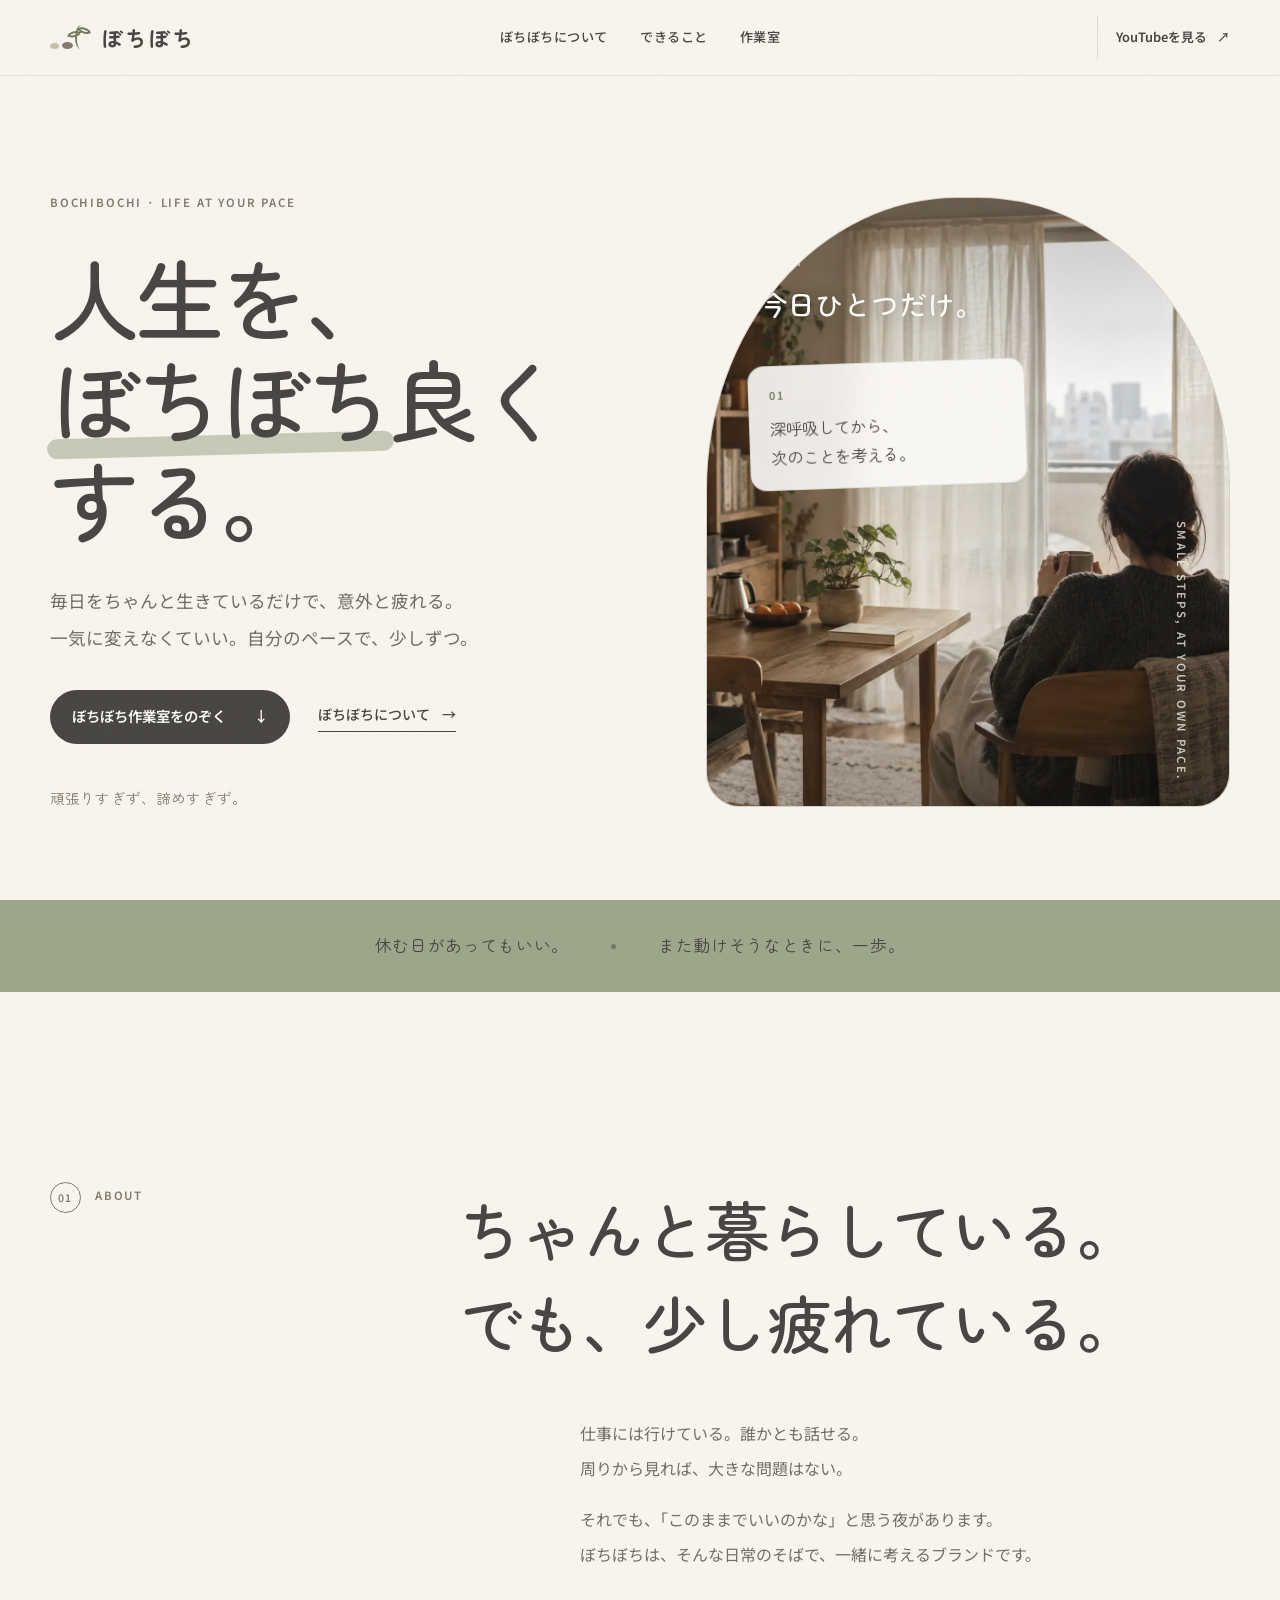
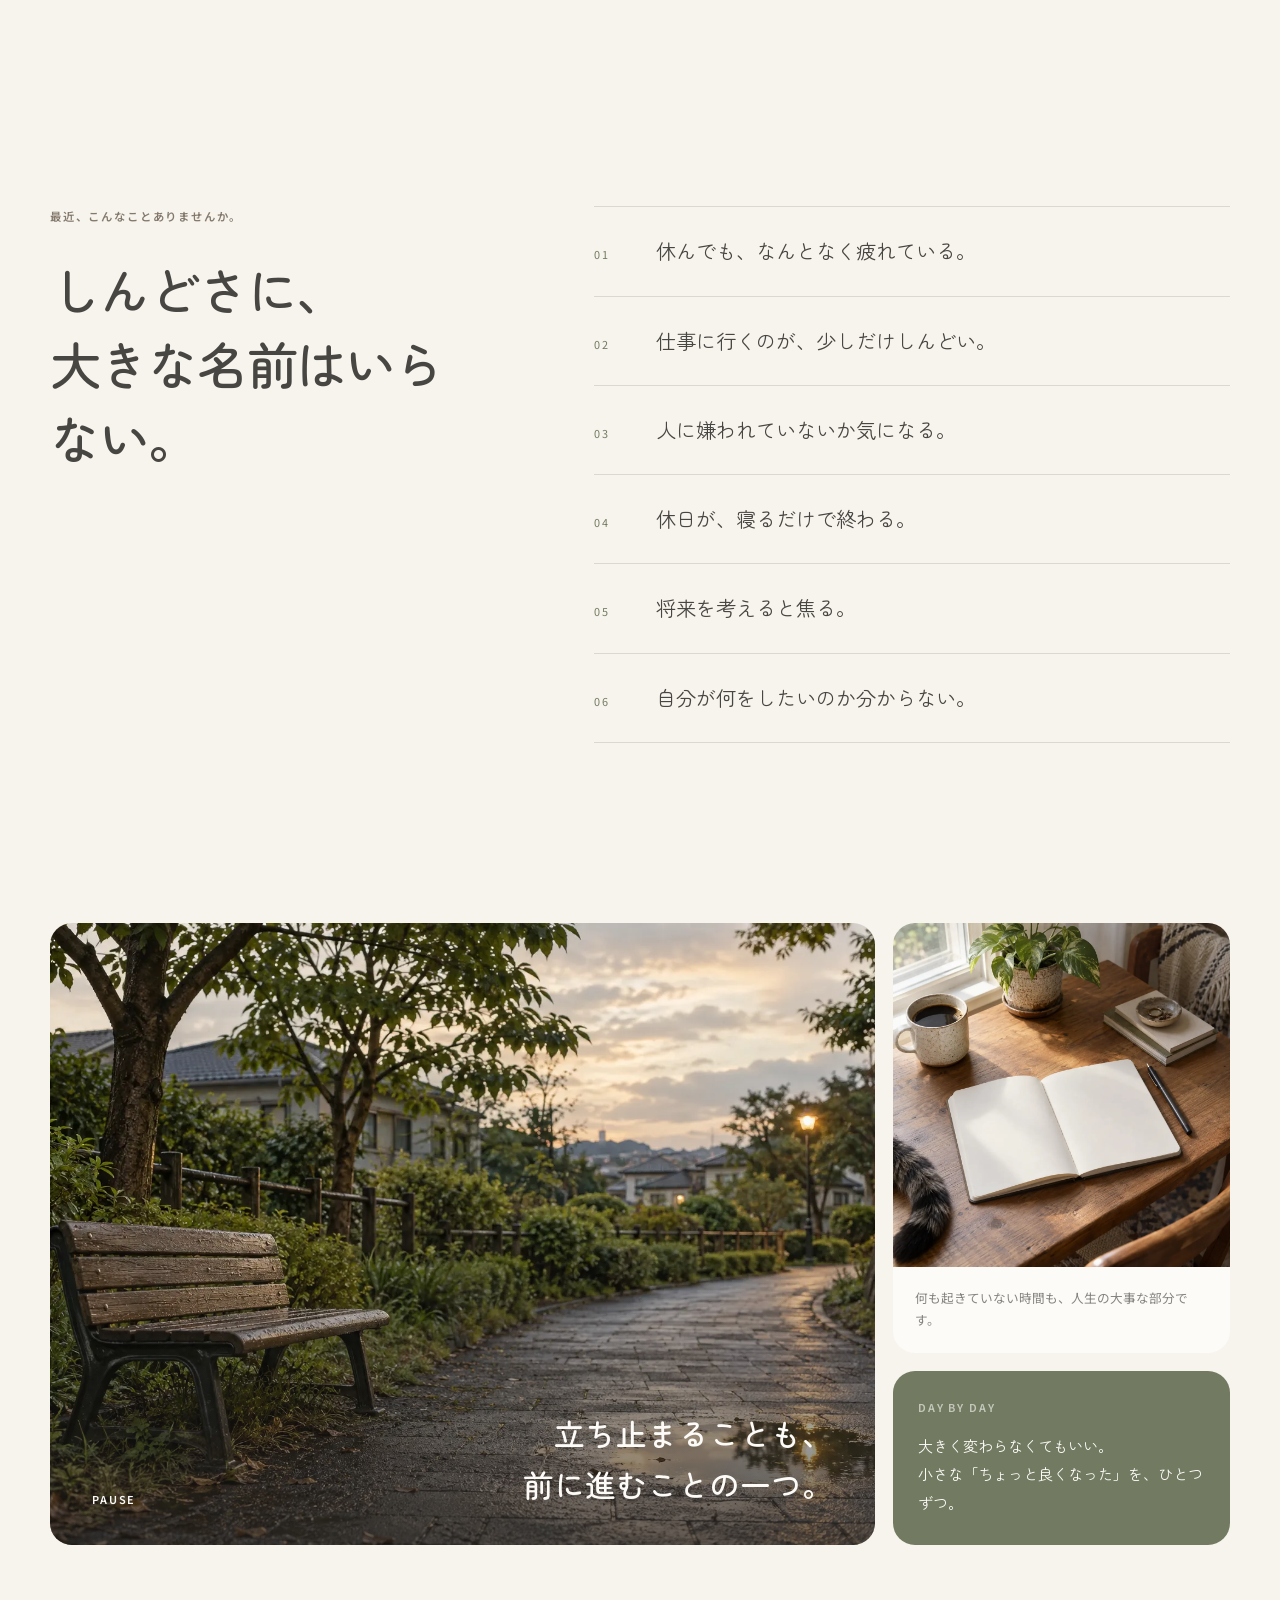
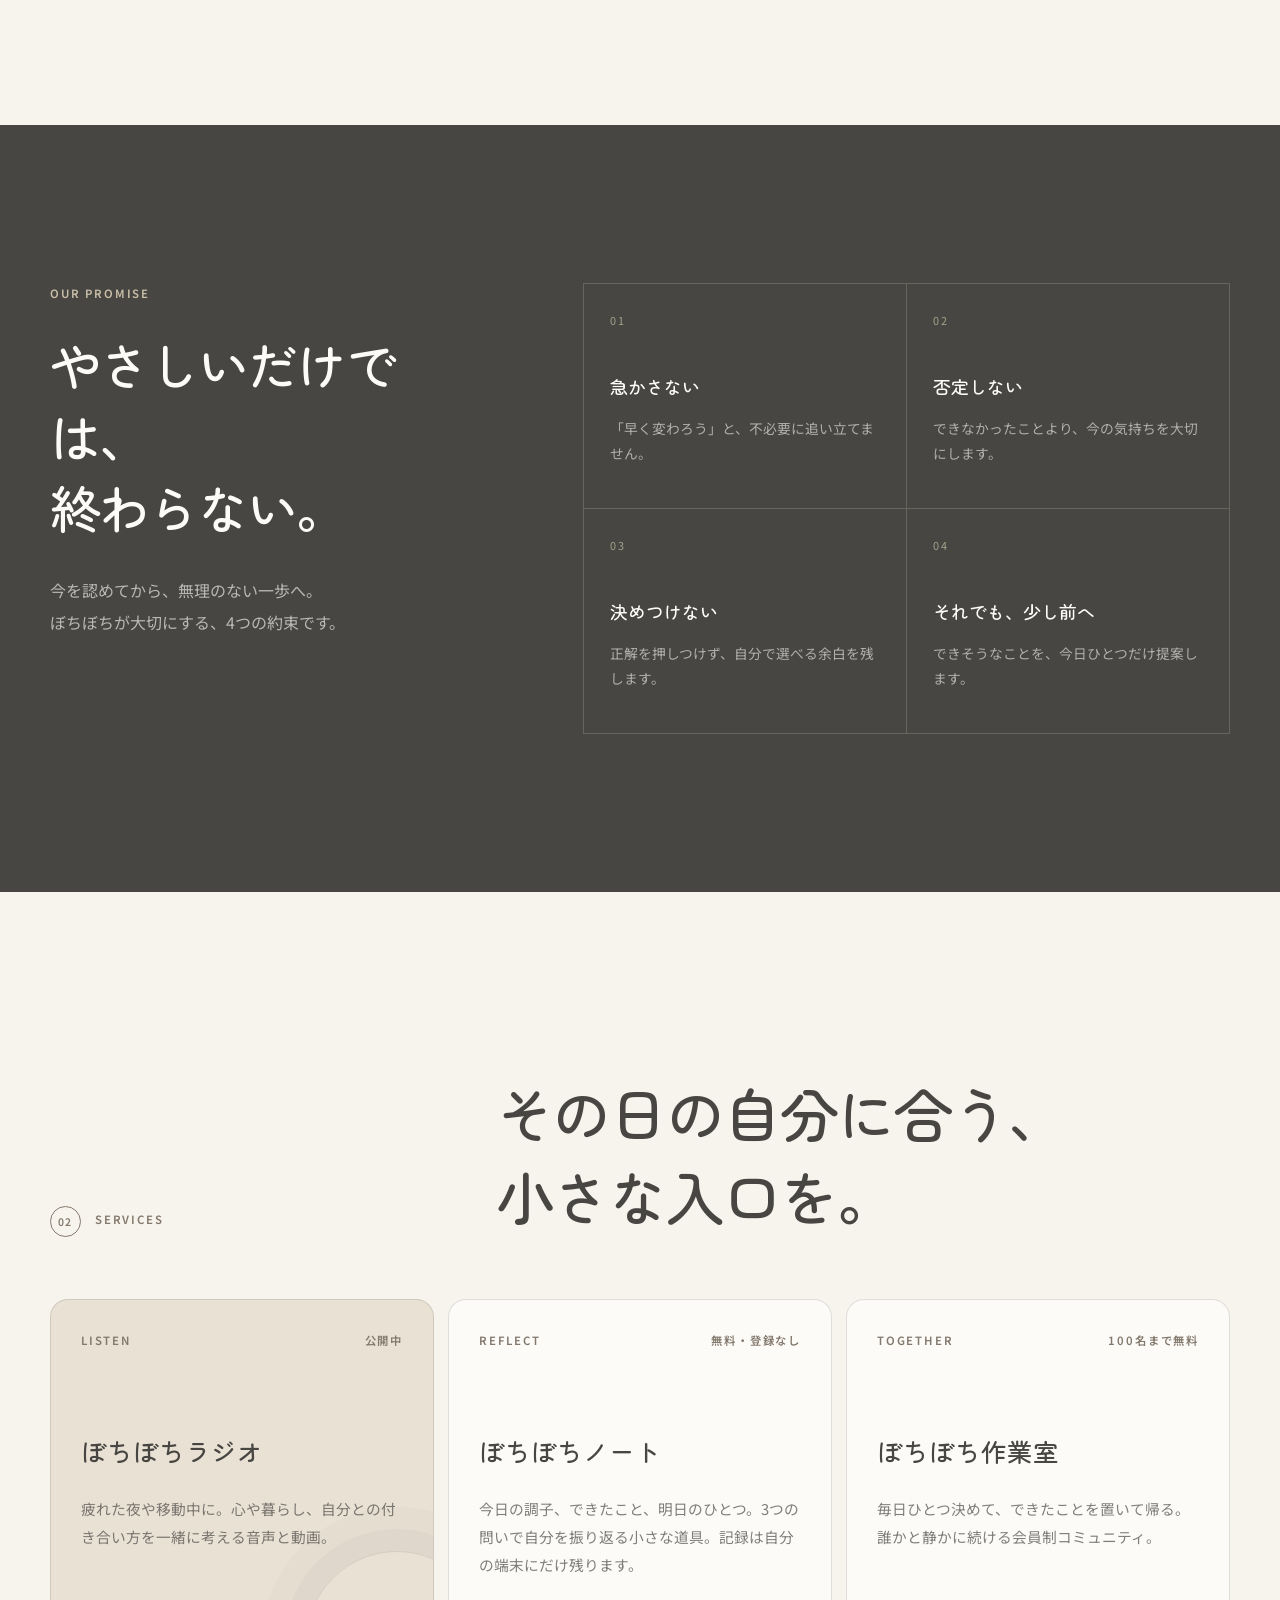
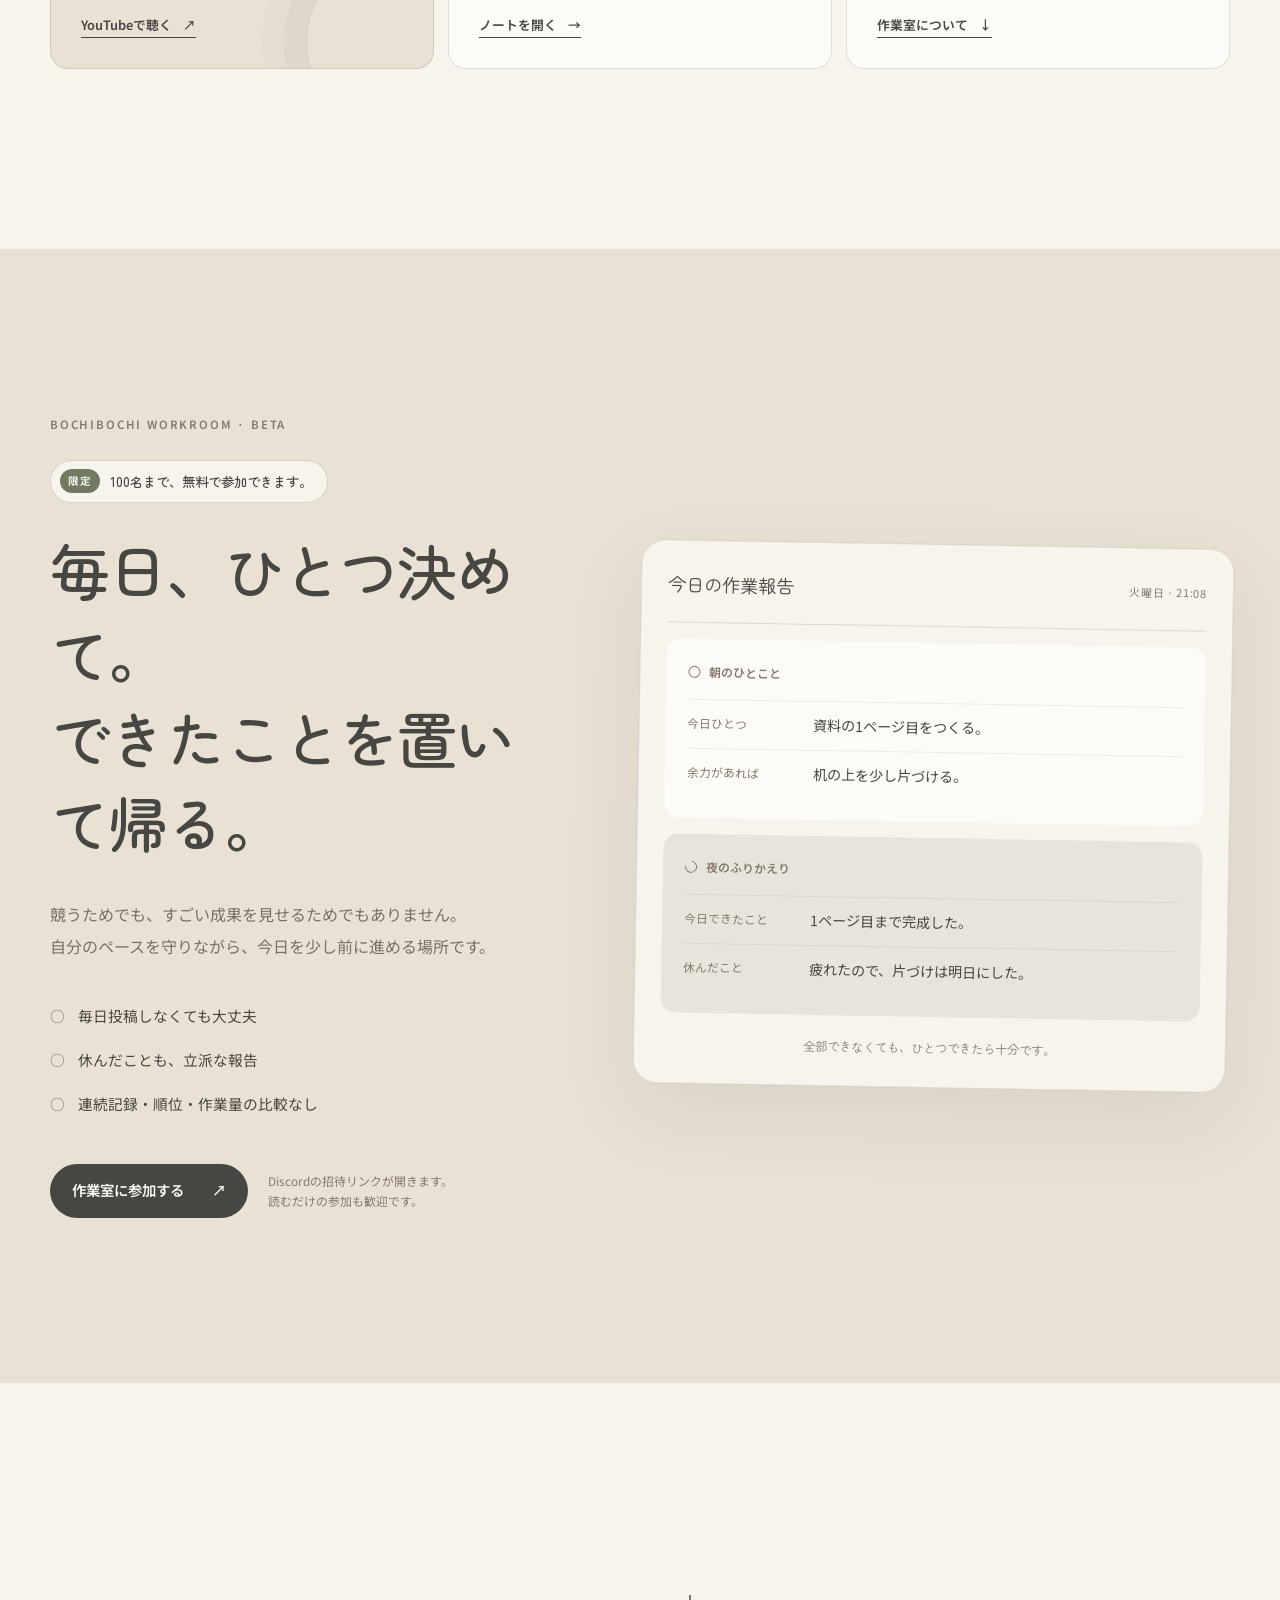
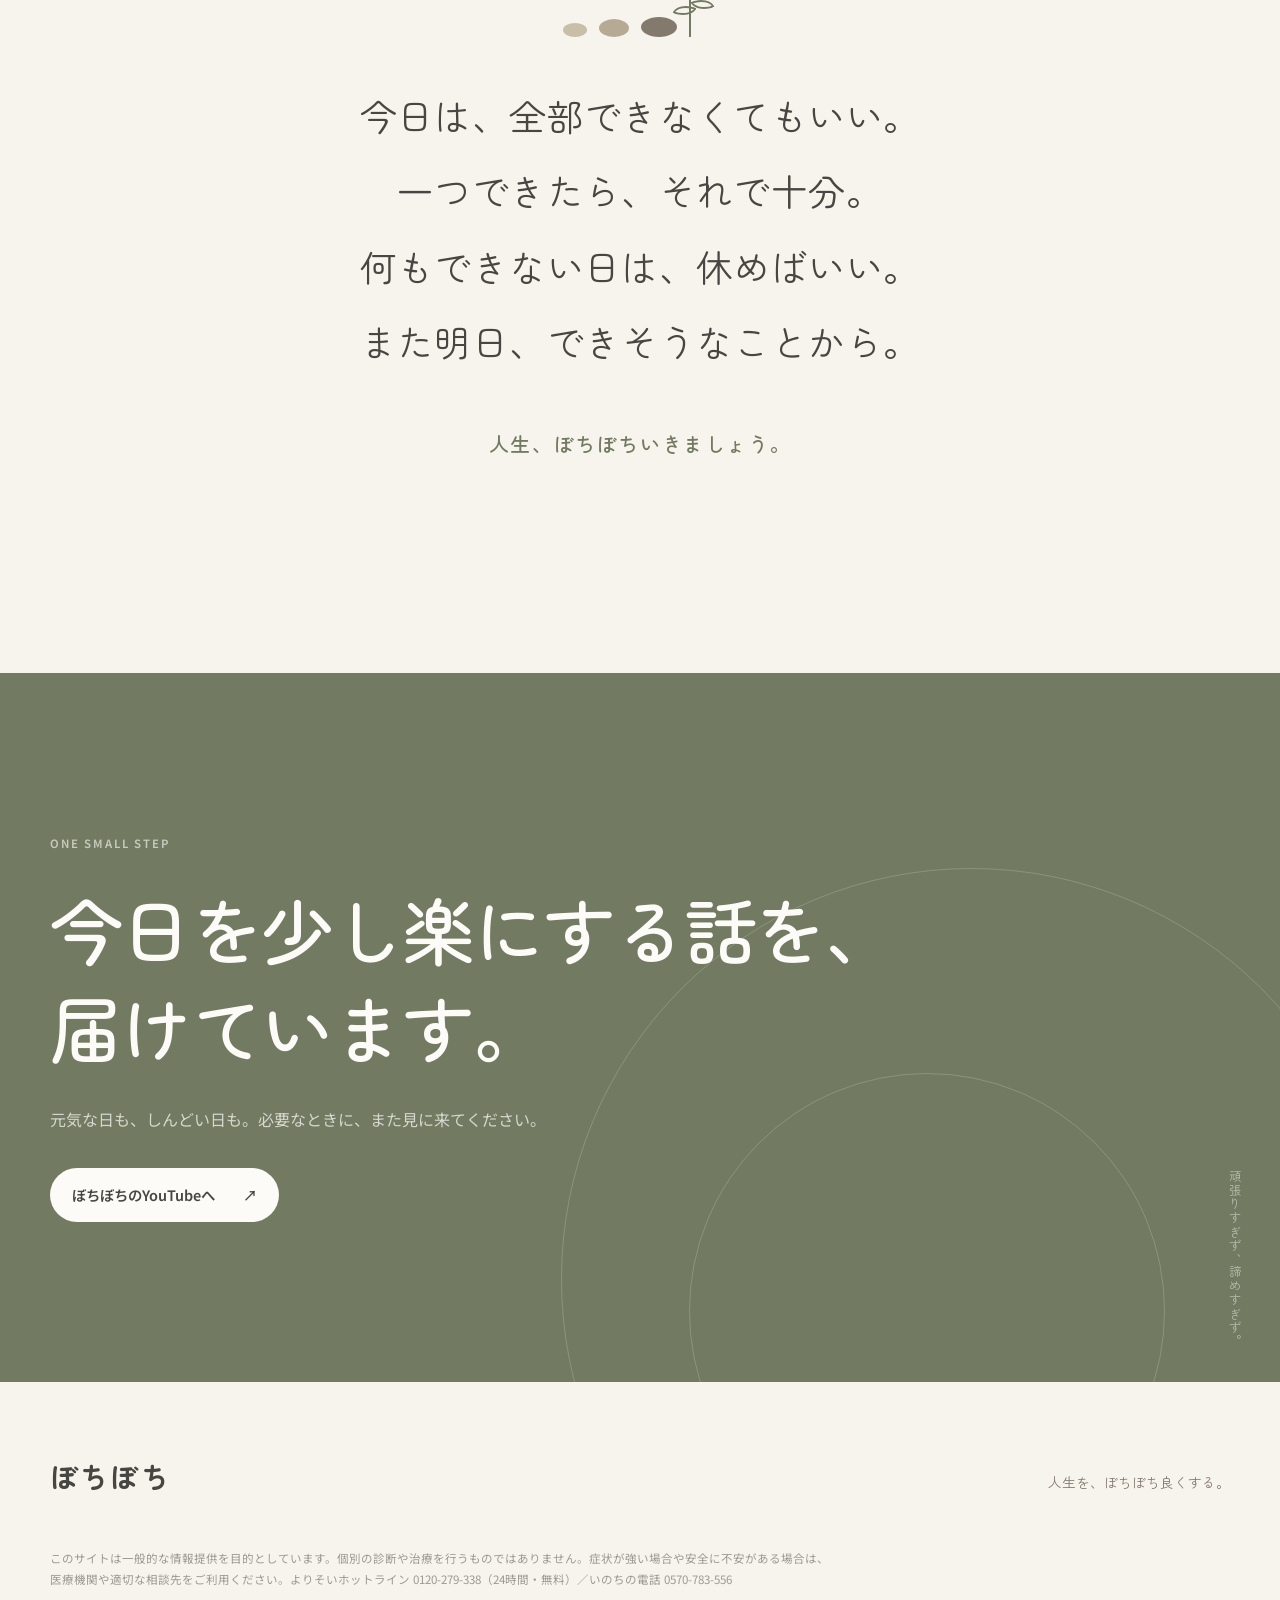
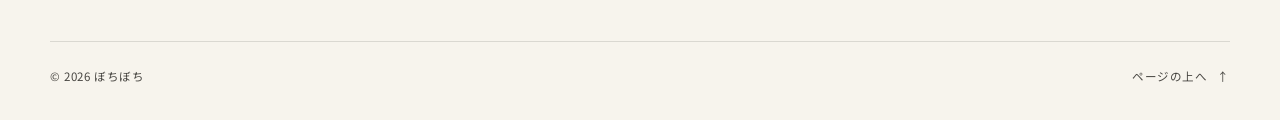
<file: index.html>
<!doctype html>
<html lang="ja">
  <head>
    <meta charset="utf-8" />
    <meta name="viewport" content="width=device-width, initial-scale=1" />
    <meta name="theme-color" content="#F7F4ED" />
    <meta
      name="description"
      content="人生を、ぼちぼち良くする。心や暮らし、自分との付き合い方を少しずつ整えていくブランドです。"
    />
    <title>ぼちぼち｜人生を、ぼちぼち良くする。</title>
    <link rel="preconnect" href="https://fonts.googleapis.com" />
    <link rel="preconnect" href="https://fonts.gstatic.com" crossorigin />
    <link
      href="https://fonts.googleapis.com/css2?family=Noto+Sans+JP:wght@400;500;600&family=Zen+Maru+Gothic:wght@500;700&display=swap"
      rel="stylesheet"
    />
    <link
      rel="icon"
      type="image/svg+xml"
      href="data:image/svg+xml,%3Csvg xmlns='http://www.w3.org/2000/svg' viewBox='0 0 64 64'%3E%3Crect width='64' height='64' rx='16' fill='%23F7F4ED'/%3E%3Cellipse cx='19' cy='43' rx='7' ry='4.5' fill='%23C9BEA8'/%3E%3Cellipse cx='34' cy='39' rx='7.5' ry='5' fill='%2384796D'/%3E%3Cpath d='M47 44V28M47 32c-7 0-10-4-10-10 7 0 10 4 10 10Zm0 3c7 0 10-4 10-10-7 0-10 4-10 10Z' fill='none' stroke='%239DA58A' stroke-width='4' stroke-linecap='round' stroke-linejoin='round'/%3E%3C/svg%3E"
    />
    <meta property="og:title" content="ぼちぼち｜人生を、ぼちぼち良くする。" />
    <meta property="og:description" content="毎日をちゃんと生きているだけで、意外と疲れる。一気に変えなくていい。自分のペースで、少しずつ。" />
    <meta property="og:type" content="website" />
    <meta property="og:image" content="https://takubon3140.github.io/bochibochi-lp/images/quiet-morning.webp" />
    <meta name="twitter:card" content="summary_large_image" />
    <link rel="preload" as="image" href="./images/quiet-morning.webp" type="image/webp" />
    <link rel="stylesheet" href="./styles.css" />
  </head>
  <body>
    <a class="skip-link" href="#main">本文へ移動する</a>

    <header class="site-header" id="top">
      <a class="brand" href="#top" aria-label="ぼちぼち ホーム">
        <span class="brand-mark" aria-hidden="true">
          <span class="pebble pebble-small"></span>
          <span class="pebble pebble-large"></span>
          <span class="sprout"><i></i></span>
        </span>
        <span class="brand-name">ぼちぼち</span>
      </a>

      <nav class="header-nav" aria-label="メインナビゲーション">
        <a href="#about">ぼちぼちについて</a>
        <a href="#services">できること</a>
        <a href="#community">作業室</a>
      </nav>

      <a class="header-cta" href="https://www.youtube.com/@ikumae_radio" target="_blank" rel="noreferrer">
        YouTubeを見る
        <span aria-hidden="true">↗</span>
      </a>
    </header>

    <main id="main">
      <section class="hero" aria-labelledby="hero-title">
        <div class="hero-copy">
          <p class="eyebrow">BOCHIBOCHI · LIFE AT YOUR PACE</p>
          <h1 id="hero-title">人生を、<br /><em>ぼちぼち</em>良くする。</h1>
          <p class="hero-lead">
            毎日をちゃんと生きているだけで、意外と疲れる。<br />
            一気に変えなくていい。自分のペースで、少しずつ。
          </p>
          <div class="hero-actions">
            <a class="button button-primary" href="#community">
              ぼちぼち作業室をのぞく
              <span aria-hidden="true">↓</span>
            </a>
            <a class="text-link" href="#about">ぼちぼちについて <span aria-hidden="true">→</span></a>
          </div>
          <p class="hero-note">頑張りすぎず、諦めすぎず。</p>
        </div>

        <div class="hero-visual">
          <img
            class="hero-photo"
            src="./images/quiet-morning.webp"
            width="1122"
            height="1402"
            alt="朝の窓辺で、後ろ姿の人が温かい飲み物を手にひと休みしている"
            fetchpriority="high"
          />
          <div class="visual-label">
            <span>TODAY</span>
            <strong>今日ひとつだけ。</strong>
          </div>
          <div class="pace-card pace-card-top">
            <span class="pace-number">01</span>
            <p>深呼吸してから、<br />次のことを考える。</p>
          </div>
          <p class="visual-caption">SMALL STEPS, AT YOUR OWN PACE.</p>
        </div>
      </section>

      <section class="soft-band" aria-label="ブランドメッセージ">
        <p>休む日があってもいい。</p>
        <span aria-hidden="true"></span>
        <p>また動けそうなときに、一歩。</p>
      </section>

      <section class="section section-intro reveal" id="about" aria-labelledby="about-title">
        <div class="section-kicker">
          <span>01</span>
          <p>ABOUT</p>
        </div>
        <div class="intro-copy">
          <h2 id="about-title">ちゃんと暮らしている。<br />でも、少し疲れている。</h2>
          <p>
            仕事には行けている。誰かとも話せる。<br />
            周りから見れば、大きな問題はない。
          </p>
          <p>
            それでも、「このままでいいのかな」と思う夜があります。<br />
            ぼちぼちは、そんな日常のそばで、一緒に考えるブランドです。
          </p>
        </div>
      </section>

      <section class="section worries reveal" aria-labelledby="worries-title">
        <div class="worries-heading">
          <p class="mini-label">最近、こんなことありませんか。</p>
          <h2 id="worries-title">しんどさに、<br />大きな名前はいらない。</h2>
        </div>
        <ul class="worry-list">
          <li><span>01</span>休んでも、なんとなく疲れている。</li>
          <li><span>02</span>仕事に行くのが、少しだけしんどい。</li>
          <li><span>03</span>人に嫌われていないか気になる。</li>
          <li><span>04</span>休日が、寝るだけで終わる。</li>
          <li><span>05</span>将来を考えると焦る。</li>
          <li><span>06</span>自分が何をしたいのか分からない。</li>
        </ul>
      </section>

      <section class="section visual-story reveal" aria-label="ぼちぼちが大切にする日常の風景">
        <figure class="scene-card scene-wide">
          <img
            src="./images/after-rain-bench.webp"
            width="1536"
            height="1024"
            alt="雨上がりの静かな散歩道と、誰も座っていない木のベンチ"
            loading="lazy"
          />
          <figcaption>
            <span>PAUSE</span>
            <strong>立ち止まることも、<br />前に進むことの一つ。</strong>
          </figcaption>
        </figure>

        <div class="scene-side">
          <figure class="scene-card scene-square">
            <img
              src="./images/notebook-coffee-cat.webp"
              width="1254"
              height="1254"
              alt="窓辺の机に置かれた白いノートとコーヒー、画面の隅から見える猫のしっぽ"
              loading="lazy"
            />
            <figcaption>何も起きていない時間も、人生の大事な部分です。</figcaption>
          </figure>
          <div class="scene-message">
            <span>DAY BY DAY</span>
            <p>大きく変わらなくてもいい。<br />小さな「ちょっと良くなった」を、ひとつずつ。</p>
          </div>
        </div>
      </section>

      <section class="promise-section" aria-labelledby="promise-title">
        <div class="section promise-inner reveal">
          <div class="promise-heading">
            <p class="mini-label light">OUR PROMISE</p>
            <h2 id="promise-title">やさしいだけでは、<br />終わらない。</h2>
            <p>
              今を認めてから、無理のない一歩へ。<br />
              ぼちぼちが大切にする、4つの約束です。
            </p>
          </div>
          <ol class="promise-grid">
            <li>
              <span>01</span>
              <h3>急かさない</h3>
              <p>「早く変わろう」と、不必要に追い立てません。</p>
            </li>
            <li>
              <span>02</span>
              <h3>否定しない</h3>
              <p>できなかったことより、今の気持ちを大切にします。</p>
            </li>
            <li>
              <span>03</span>
              <h3>決めつけない</h3>
              <p>正解を押しつけず、自分で選べる余白を残します。</p>
            </li>
            <li>
              <span>04</span>
              <h3>それでも、少し前へ</h3>
              <p>できそうなことを、今日ひとつだけ提案します。</p>
            </li>
          </ol>
        </div>
      </section>

      <section class="section services reveal" id="services" aria-labelledby="services-title">
        <div class="services-heading">
          <div class="section-kicker">
            <span>02</span>
            <p>SERVICES</p>
          </div>
          <h2 id="services-title">その日の自分に合う、<br />小さな入口を。</h2>
        </div>

        <div class="service-grid">
          <article class="service-card service-featured">
            <div class="service-meta"><span>LISTEN</span><span>公開中</span></div>
            <h3>ぼちぼちラジオ</h3>
            <p>疲れた夜や移動中に。心や暮らし、自分との付き合い方を一緒に考える音声と動画。</p>
            <a href="https://www.youtube.com/@ikumae_radio" target="_blank" rel="noreferrer">
              YouTubeで聴く <span aria-hidden="true">↗</span>
            </a>
          </article>
          <article class="service-card">
            <div class="service-meta"><span>REFLECT</span><span>無料・登録なし</span></div>
            <h3>ぼちぼちノート</h3>
            <p>今日の調子、できたこと、明日のひとつ。3つの問いで自分を振り返る小さな道具。記録は自分の端末にだけ残ります。</p>
            <a href="./note/">ノートを開く <span aria-hidden="true">→</span></a>
          </article>
          <article class="service-card">
            <div class="service-meta"><span>TOGETHER</span><span>100名まで無料</span></div>
            <h3>ぼちぼち作業室</h3>
            <p>毎日ひとつ決めて、できたことを置いて帰る。誰かと静かに続ける会員制コミュニティ。</p>
            <a href="#community">作業室について <span aria-hidden="true">↓</span></a>
          </article>
        </div>
      </section>

      <section class="community-section" id="community" aria-labelledby="community-title">
        <div class="section community-inner reveal">
          <div class="community-copy">
            <p class="mini-label">BOCHIBOCHI WORKROOM · BETA</p>
            <p class="free-badge"><span>限定</span> 100名まで、無料で参加できます。</p>
            <h2 id="community-title">毎日、ひとつ決めて。<br />できたことを置いて帰る。</h2>
            <p class="community-lead">
              競うためでも、すごい成果を見せるためでもありません。<br />
              自分のペースを守りながら、今日を少し前に進める場所です。
            </p>
            <ul class="community-points">
              <li><span aria-hidden="true">○</span> 毎日投稿しなくても大丈夫</li>
              <li><span aria-hidden="true">○</span> 休んだことも、立派な報告</li>
              <li><span aria-hidden="true">○</span> 連続記録・順位・作業量の比較なし</li>
            </ul>
            <div class="community-action">
              <a class="button button-primary" href="https://discord.gg/DdUfR2rM8W" target="_blank" rel="noreferrer">
                作業室に参加する
                <span aria-hidden="true">↗</span>
              </a>
              <p>Discordの招待リンクが開きます。読むだけの参加も歓迎です。</p>
            </div>
          </div>

          <div class="report-board" aria-label="ぼちぼち作業室の投稿例">
            <div class="board-head">
              <p>今日の作業報告</p>
              <span>火曜日 · 21:08</span>
            </div>
            <article class="report-card morning-card">
              <div class="report-label"><span class="sun"></span> 朝のひとこと</div>
              <dl>
                <div>
                  <dt>今日ひとつ</dt>
                  <dd>資料の1ページ目をつくる。</dd>
                </div>
                <div>
                  <dt>余力があれば</dt>
                  <dd>机の上を少し片づける。</dd>
                </div>
              </dl>
            </article>
            <article class="report-card evening-card">
              <div class="report-label"><span class="moon"></span> 夜のふりかえり</div>
              <dl>
                <div>
                  <dt>今日できたこと</dt>
                  <dd>1ページ目まで完成した。</dd>
                </div>
                <div>
                  <dt>休んだこと</dt>
                  <dd>疲れたので、片づけは明日にした。</dd>
                </div>
              </dl>
            </article>
            <p class="board-note">全部できなくても、ひとつできたら十分です。</p>
          </div>
        </div>
      </section>

      <section class="manifesto reveal" aria-label="ぼちぼちのメッセージ">
        <div class="manifesto-mark" aria-hidden="true">
          <span></span><span></span><span></span><i></i>
        </div>
        <blockquote>
          <p>今日は、全部できなくてもいい。</p>
          <p>一つできたら、それで十分。</p>
          <p>何もできない日は、休めばいい。</p>
          <p>また明日、できそうなことから。</p>
        </blockquote>
        <strong>人生、ぼちぼちいきましょう。</strong>
      </section>

      <section class="closing" aria-labelledby="closing-title">
        <div class="closing-copy reveal">
          <p class="mini-label">ONE SMALL STEP</p>
          <h2 id="closing-title">今日を少し楽にする話を、<br />届けています。</h2>
          <p>元気な日も、しんどい日も。必要なときに、また見に来てください。</p>
          <a class="button button-light" href="https://www.youtube.com/@ikumae_radio" target="_blank" rel="noreferrer">
            ぼちぼちのYouTubeへ
            <span aria-hidden="true">↗</span>
          </a>
        </div>
        <p class="closing-side" aria-hidden="true">頑張りすぎず、諦めすぎず。</p>
      </section>
    </main>

    <footer class="site-footer">
      <div class="footer-brand">
        <span class="brand-name">ぼちぼち</span>
        <p>人生を、ぼちぼち良くする。</p>
      </div>
      <p class="disclaimer">
        このサイトは一般的な情報提供を目的としています。個別の診断や治療を行うものではありません。症状が強い場合や安全に不安がある場合は、医療機関や適切な相談先をご利用ください。よりそいホットライン 0120-279-338（24時間・無料）／いのちの電話 0570-783-556
      </p>
      <div class="footer-bottom">
        <p>© <span id="year">2026</span> ぼちぼち</p>
        <a href="#top">ページの上へ <span aria-hidden="true">↑</span></a>
      </div>
    </footer>

    <script src="./script.js"></script>
  </body>
</html>
</file>
<file: styles.css>
:root {
  --charcoal: #484642;
  --cream: #f7f4ed;
  --sage: #9da58a;
  --sage-dark: #727b61;
  --sand: #c9bea8;
  --pale: #e9e1d4;
  --warm-white: #fcfbf8;
  --brown: #84796d;
  --line: rgba(72, 70, 66, 0.16);
  --heading: "Zen Maru Gothic", "Hiragino Maru Gothic ProN", "Yu Gothic", sans-serif;
  --body: "Noto Sans JP", "Hiragino Kaku Gothic ProN", "Yu Gothic", sans-serif;
  --page: min(1180px, calc(100vw - 48px));
  --radius: 18px;
}

* {
  box-sizing: border-box;
}

html {
  scroll-behavior: smooth;
}

body {
  margin: 0;
  color: var(--charcoal);
  background: var(--cream);
  font-family: var(--body);
  font-size: 16px;
  line-height: 1.9;
  -webkit-font-smoothing: antialiased;
}

body::before {
  content: "";
  position: fixed;
  inset: 0;
  pointer-events: none;
  z-index: 20;
  opacity: 0.25;
  background-image: url("data:image/svg+xml,%3Csvg viewBox='0 0 180 180' xmlns='http://www.w3.org/2000/svg'%3E%3Cfilter id='n'%3E%3CfeTurbulence type='fractalNoise' baseFrequency='.8' numOctaves='2' stitchTiles='stitch'/%3E%3C/filter%3E%3Crect width='100%25' height='100%25' filter='url(%23n)' opacity='.06'/%3E%3C/svg%3E");
}

::selection {
  color: var(--warm-white);
  background: var(--sage-dark);
}

a {
  color: inherit;
  text-decoration: none;
}

p,
h1,
h2,
h3,
blockquote {
  margin-top: 0;
}

.skip-link {
  position: fixed;
  top: 12px;
  left: 12px;
  z-index: 100;
  padding: 10px 14px;
  border-radius: 10px;
  color: var(--warm-white);
  background: var(--charcoal);
  transform: translateY(-150%);
  transition: transform 180ms ease;
}

.skip-link:focus {
  transform: translateY(0);
}

.site-header {
  position: sticky;
  top: 0;
  z-index: 10;
  display: grid;
  grid-template-columns: 1fr auto 1fr;
  align-items: center;
  min-height: 76px;
  padding: 0 max(24px, calc((100vw - 1180px) / 2));
  border-bottom: 1px solid rgba(72, 70, 66, 0.1);
  background: rgba(247, 244, 237, 0.88);
  backdrop-filter: blur(18px);
}

.brand {
  display: inline-flex;
  align-items: center;
  gap: 13px;
  width: max-content;
}

.brand-name {
  font-family: var(--heading);
  font-size: 1.35rem;
  font-weight: 700;
  letter-spacing: 0.08em;
}

.brand-mark {
  position: relative;
  display: block;
  width: 38px;
  height: 27px;
}

.pebble {
  position: absolute;
  bottom: 2px;
  display: block;
  border-radius: 50%;
  background: var(--sand);
}

.pebble-small {
  left: 0;
  width: 9px;
  height: 6px;
}

.pebble-large {
  left: 12px;
  width: 11px;
  height: 7px;
  background: var(--brown);
}

.sprout {
  position: absolute;
  right: 1px;
  bottom: 2px;
  width: 12px;
  height: 24px;
  border-left: 2px solid var(--sage-dark);
  border-radius: 50%;
  transform: rotate(2deg);
}

.sprout::before,
.sprout::after {
  content: "";
  position: absolute;
  width: 8px;
  height: 5px;
  border: 2px solid var(--sage-dark);
  border-radius: 100% 0 100% 0;
}

.sprout::before {
  top: 5px;
  left: -9px;
  transform: rotate(18deg);
}

.sprout::after {
  top: 1px;
  left: 1px;
  transform: scaleX(-1) rotate(18deg);
}

.header-nav {
  display: flex;
  align-items: center;
  gap: 32px;
}

.header-nav a {
  position: relative;
  font-size: 0.82rem;
  font-weight: 500;
  letter-spacing: 0.04em;
}

.header-nav a::after {
  content: "";
  position: absolute;
  right: 0;
  bottom: -6px;
  left: 0;
  height: 1px;
  background: currentColor;
  transform: scaleX(0);
  transform-origin: right;
  transition: transform 180ms ease;
}

.header-nav a:hover::after,
.header-nav a:focus-visible::after {
  transform: scaleX(1);
  transform-origin: left;
}

.header-cta {
  justify-self: end;
  display: inline-flex;
  align-items: center;
  gap: 10px;
  padding: 9px 0 9px 18px;
  border-left: 1px solid var(--line);
  font-size: 0.8rem;
  font-weight: 600;
}

.header-cta span,
.text-link span,
.service-card a span,
.button span {
  transition: transform 180ms ease;
}

.header-cta:hover span,
.header-cta:focus-visible span,
.service-card a:hover span,
.service-card a:focus-visible span {
  transform: translate(2px, -2px);
}

.hero {
  width: var(--page);
  min-height: calc(100vh - 76px);
  min-height: calc(100svh - 76px);
  margin: 0 auto;
  display: grid;
  grid-template-columns: 1.05fr 0.95fr;
  gap: clamp(32px, 6vw, 96px);
  align-items: center;
  padding: clamp(72px, 9vw, 132px) 0 88px;
}

.eyebrow,
.mini-label,
.section-kicker,
.service-meta,
.visual-caption,
.coming-soon {
  font-size: 0.71rem;
  font-weight: 600;
  letter-spacing: 0.16em;
}

.eyebrow {
  margin-bottom: 32px;
  color: var(--brown);
}

.hero h1 {
  margin-bottom: 34px;
  font-family: var(--heading);
  font-size: clamp(3.35rem, 7vw, 6.8rem);
  font-weight: 500;
  line-height: 1.13;
  letter-spacing: -0.055em;
}

.hero h1 em {
  position: relative;
  z-index: 0;
  font-style: normal;
}

.hero h1 em::after {
  content: "";
  position: absolute;
  right: -0.04em;
  bottom: 0.08em;
  left: -0.03em;
  z-index: -1;
  height: 0.22em;
  border-radius: 99px;
  background: rgba(157, 165, 138, 0.54);
  transform: rotate(-1.5deg);
}

.hero-lead {
  max-width: 580px;
  margin-bottom: 34px;
  color: rgba(72, 70, 66, 0.78);
  font-size: clamp(1rem, 1.45vw, 1.1rem);
  line-height: 2.05;
}

.hero-actions {
  display: flex;
  align-items: center;
  gap: 28px;
  flex-wrap: wrap;
}

.button {
  display: inline-flex;
  align-items: center;
  justify-content: center;
  gap: 28px;
  min-height: 54px;
  padding: 0 22px;
  border-radius: 999px;
  font-size: 0.9rem;
  font-weight: 600;
  line-height: 1.3;
  transition: transform 180ms ease, background 180ms ease, color 180ms ease;
}

.button:hover,
.button:focus-visible {
  transform: translateY(-2px);
}

.button-primary {
  color: var(--warm-white);
  background: var(--charcoal);
}

.button-primary:hover,
.button-primary:focus-visible {
  background: var(--sage-dark);
}

.button:hover span,
.button:focus-visible span {
  transform: translateY(2px);
}

.text-link {
  display: inline-flex;
  align-items: center;
  gap: 12px;
  padding-bottom: 3px;
  border-bottom: 1px solid var(--charcoal);
  font-size: 0.88rem;
  font-weight: 500;
}

.text-link:hover span,
.text-link:focus-visible span {
  transform: translateX(3px);
}

.hero-note {
  margin: 40px 0 0;
  color: var(--brown);
  font-family: var(--heading);
  font-size: 0.9rem;
  letter-spacing: 0.08em;
}

.hero-visual {
  position: relative;
  min-height: min(610px, 66vw);
  overflow: hidden;
  border: 1px solid rgba(72, 70, 66, 0.11);
  border-radius: 48% 48% 34px 34px;
  background: var(--pale);
  isolation: isolate;
}

.hero-visual::before {
  content: "";
  position: absolute;
  inset: 0;
  z-index: 1;
  pointer-events: none;
  background: linear-gradient(180deg, rgba(35, 33, 29, 0.25) 0%, transparent 32%, transparent 68%, rgba(35, 33, 29, 0.28) 100%);
}

.hero-photo {
  position: absolute;
  inset: 0;
  width: 100%;
  height: 100%;
  object-fit: cover;
  object-position: center;
  transition: transform 1.2s cubic-bezier(0.2, 0.7, 0.2, 1);
}

.hero-visual:hover .hero-photo {
  transform: scale(1.018);
}

.visual-label {
  position: absolute;
  z-index: 2;
  top: 9%;
  left: 10%;
  display: flex;
  flex-direction: column;
  gap: 5px;
}

.visual-label span {
  color: rgba(252, 251, 248, 0.76);
  font-size: 0.66rem;
  font-weight: 600;
  letter-spacing: 0.18em;
}

.visual-label strong {
  color: var(--warm-white);
  font-family: var(--heading);
  font-size: clamp(1.25rem, 2.2vw, 1.8rem);
  font-weight: 500;
  text-shadow: 0 2px 18px rgba(35, 33, 29, 0.3);
}

.pace-card {
  position: absolute;
  z-index: 2;
  padding: 18px 20px;
  border: 1px solid rgba(72, 70, 66, 0.12);
  border-radius: 16px;
  background: rgba(252, 251, 248, 0.9);
  box-shadow: 0 16px 50px rgba(72, 70, 66, 0.07);
  backdrop-filter: blur(12px);
}

.pace-card p {
  margin: 0;
  font-family: var(--heading);
  font-size: clamp(0.9rem, 1.5vw, 1.03rem);
  line-height: 1.75;
}

.pace-card-top {
  top: 27%;
  left: 8%;
  width: 53%;
  transform: rotate(-2deg);
}

.pace-number {
  display: block;
  margin-bottom: 9px;
  color: var(--sage-dark);
  font-size: 0.68rem;
  font-weight: 600;
  letter-spacing: 0.14em;
}

.visual-caption {
  position: absolute;
  z-index: 2;
  right: 5%;
  bottom: 4%;
  writing-mode: vertical-rl;
  color: rgba(252, 251, 248, 0.74);
  letter-spacing: 0.2em;
}

.soft-band {
  display: flex;
  align-items: center;
  justify-content: center;
  gap: 42px;
  min-height: 92px;
  padding: 24px;
  color: var(--charcoal);
  background: var(--sage);
}

.soft-band p {
  margin: 0;
  font-family: var(--heading);
  font-size: clamp(0.88rem, 2vw, 1.05rem);
  letter-spacing: 0.04em;
}

.soft-band span {
  width: 5px;
  height: 5px;
  border-radius: 50%;
  background: currentColor;
  opacity: 0.5;
}

.section {
  width: var(--page);
  margin: 0 auto;
}

.section-intro {
  display: grid;
  grid-template-columns: minmax(170px, 0.55fr) 1.45fr;
  gap: clamp(48px, 9vw, 140px);
  padding: clamp(112px, 15vw, 190px) 0;
}

.section-kicker {
  display: flex;
  align-items: flex-start;
  gap: 14px;
  color: var(--brown);
}

.section-kicker span {
  display: grid;
  place-items: center;
  width: 31px;
  height: 31px;
  border: 1px solid var(--brown);
  border-radius: 50%;
  font-size: 0.65rem;
}

.section-kicker p {
  margin: 3px 0 0;
}

.intro-copy h2,
.worries h2,
.promise-heading h2,
.services-heading h2,
.community-copy h2,
.closing h2 {
  font-family: var(--heading);
  font-weight: 500;
  letter-spacing: -0.035em;
}

.intro-copy h2 {
  max-width: 790px;
  margin-bottom: 48px;
  font-size: clamp(2.25rem, 5vw, 4.35rem);
  line-height: 1.45;
}

.intro-copy > p {
  max-width: 650px;
  margin-left: auto;
  color: rgba(72, 70, 66, 0.77);
  line-height: 2.2;
}

.worries {
  display: grid;
  grid-template-columns: 0.82fr 1.18fr;
  gap: clamp(40px, 8vw, 112px);
  padding: 28px 0 clamp(110px, 15vw, 180px);
}

.worries-heading {
  position: sticky;
  top: 122px;
  align-self: start;
}

.mini-label {
  margin-bottom: 24px;
  color: var(--brown);
}

.worries h2 {
  margin-bottom: 0;
  font-size: clamp(2rem, 4vw, 3.45rem);
  line-height: 1.45;
}

.worry-list {
  margin: 0;
  padding: 0;
  list-style: none;
}

.worry-list li {
  display: grid;
  grid-template-columns: 42px 1fr;
  align-items: baseline;
  gap: 20px;
  padding: 27px 0;
  border-bottom: 1px solid var(--line);
  font-family: var(--heading);
  font-size: clamp(1rem, 2vw, 1.26rem);
  line-height: 1.7;
}

.worry-list li:first-child {
  border-top: 1px solid var(--line);
}

.worry-list span {
  color: var(--sage-dark);
  font-family: var(--body);
  font-size: 0.68rem;
  letter-spacing: 0.14em;
}

.visual-story {
  display: grid;
  grid-template-columns: 1.42fr 0.58fr;
  gap: 18px;
  padding: 0 0 clamp(110px, 15vw, 180px);
}

.scene-card {
  position: relative;
  margin: 0;
  overflow: hidden;
  border-radius: 22px;
  background: var(--pale);
}

.scene-card img {
  display: block;
  width: 100%;
  height: 100%;
  object-fit: cover;
  transition: transform 900ms cubic-bezier(0.2, 0.7, 0.2, 1);
}

.scene-card:hover img {
  transform: scale(1.025);
}

.scene-wide {
  min-height: 610px;
}

.scene-wide::after {
  content: "";
  position: absolute;
  inset: 0;
  pointer-events: none;
  background: linear-gradient(180deg, transparent 46%, rgba(31, 30, 27, 0.64) 100%);
}

.scene-wide figcaption {
  position: absolute;
  right: 42px;
  bottom: 36px;
  left: 42px;
  z-index: 1;
  display: flex;
  align-items: end;
  justify-content: space-between;
  gap: 24px;
  color: var(--warm-white);
}

.scene-wide figcaption span,
.scene-message > span {
  font-size: 0.68rem;
  font-weight: 600;
  letter-spacing: 0.17em;
}

.scene-wide figcaption strong {
  font-family: var(--heading);
  font-size: clamp(1.25rem, 2.4vw, 2rem);
  font-weight: 500;
  line-height: 1.65;
  text-align: right;
}

.scene-side {
  display: grid;
  grid-template-rows: 1fr auto;
  gap: 18px;
}

.scene-square {
  display: grid;
  grid-template-rows: minmax(0, 1fr) auto;
  min-height: 430px;
  background: var(--warm-white);
}

.scene-square img {
  min-height: 0;
  object-position: center;
}

.scene-square figcaption {
  padding: 20px 22px 22px;
  color: rgba(72, 70, 66, 0.66);
  font-size: 0.79rem;
  line-height: 1.75;
}

.scene-message {
  padding: 26px 25px 28px;
  border-radius: 22px;
  color: var(--warm-white);
  background: var(--sage-dark);
}

.scene-message > span {
  display: block;
  margin-bottom: 14px;
  color: rgba(252, 251, 248, 0.6);
}

.scene-message p {
  margin: 0;
  font-family: var(--heading);
  font-size: 0.94rem;
  line-height: 1.9;
}

.promise-section {
  color: var(--warm-white);
  background: var(--charcoal);
}

.promise-inner {
  display: grid;
  grid-template-columns: 0.8fr 1.2fr;
  gap: clamp(52px, 8vw, 120px);
  padding: clamp(100px, 13vw, 158px) 0;
}

.mini-label.light {
  color: var(--sand);
}

.promise-heading h2 {
  margin-bottom: 30px;
  font-size: clamp(2.15rem, 4vw, 3.55rem);
  line-height: 1.4;
}

.promise-heading > p:last-child {
  color: rgba(252, 251, 248, 0.63);
  line-height: 2;
}

.promise-grid {
  display: grid;
  grid-template-columns: repeat(2, 1fr);
  margin: 0;
  padding: 0;
  border-top: 1px solid rgba(252, 251, 248, 0.17);
  border-left: 1px solid rgba(252, 251, 248, 0.17);
  list-style: none;
}

.promise-grid li {
  min-height: 225px;
  padding: 26px;
  border-right: 1px solid rgba(252, 251, 248, 0.17);
  border-bottom: 1px solid rgba(252, 251, 248, 0.17);
}

.promise-grid span {
  display: block;
  margin-bottom: 38px;
  color: var(--sage);
  font-size: 0.68rem;
  letter-spacing: 0.16em;
}

.promise-grid h3 {
  margin-bottom: 13px;
  font-family: var(--heading);
  font-size: 1.12rem;
  font-weight: 500;
}

.promise-grid p {
  margin-bottom: 0;
  color: rgba(252, 251, 248, 0.58);
  font-size: 0.86rem;
  line-height: 1.8;
}

.services {
  padding: clamp(110px, 15vw, 180px) 0;
}

.services-heading {
  display: grid;
  grid-template-columns: 0.7fr 1.3fr;
  gap: 50px;
  align-items: end;
  margin-bottom: 62px;
}

.services-heading h2 {
  margin-bottom: 0;
  font-size: clamp(2.25rem, 4.6vw, 4rem);
  line-height: 1.4;
}

.service-grid {
  display: grid;
  grid-template-columns: repeat(3, 1fr);
  gap: 14px;
}

.service-card {
  position: relative;
  display: flex;
  flex-direction: column;
  min-height: 370px;
  padding: 30px;
  overflow: hidden;
  border: 1px solid var(--line);
  border-radius: var(--radius);
  background: var(--warm-white);
  transition: transform 220ms ease, box-shadow 220ms ease;
}

.service-card:hover {
  transform: translateY(-5px);
  box-shadow: 0 24px 60px rgba(72, 70, 66, 0.08);
}

.service-featured {
  background: var(--pale);
}

.service-featured::after {
  content: "";
  position: absolute;
  right: -55px;
  bottom: -65px;
  width: 180px;
  height: 180px;
  border: 1px solid rgba(72, 70, 66, 0.12);
  border-radius: 50%;
  box-shadow: 0 0 0 22px rgba(72, 70, 66, 0.035), 0 0 0 44px rgba(72, 70, 66, 0.025);
}

.service-meta {
  display: flex;
  justify-content: space-between;
  gap: 20px;
  margin-bottom: 75px;
  color: var(--brown);
}

.service-card h3 {
  margin-bottom: 20px;
  font-family: var(--heading);
  font-size: clamp(1.45rem, 2vw, 1.8rem);
  font-weight: 500;
}

.service-card > p {
  max-width: 330px;
  margin-bottom: 30px;
  color: rgba(72, 70, 66, 0.69);
  font-size: 0.92rem;
  line-height: 1.9;
}

.service-card > a,
.coming-soon {
  z-index: 1;
  display: inline-flex;
  align-items: center;
  align-self: flex-start;
  gap: 11px;
  margin-top: auto;
  border-bottom: 1px solid currentColor;
  font-size: 0.8rem;
  font-weight: 600;
}

.coming-soon {
  border: 0;
  color: rgba(72, 70, 66, 0.43);
  letter-spacing: 0.12em;
}

.community-section {
  background: var(--pale);
}

.community-inner {
  display: grid;
  grid-template-columns: 0.9fr 1.1fr;
  gap: clamp(48px, 8vw, 120px);
  align-items: center;
  padding: clamp(105px, 13vw, 165px) 0;
}

.community-copy h2 {
  margin-bottom: 34px;
  font-size: clamp(2.2rem, 4.7vw, 4.15rem);
  line-height: 1.4;
}

.free-badge {
  display: inline-flex;
  align-items: center;
  gap: 10px;
  margin: 0 0 24px;
  padding: 8px 15px 8px 9px;
  border: 1px solid rgba(72, 70, 66, 0.18);
  border-radius: 999px;
  background: rgba(252, 251, 248, 0.72);
  font-family: var(--heading);
  font-size: 0.83rem;
  font-weight: 500;
}

.free-badge span {
  display: inline-grid;
  place-items: center;
  min-width: 38px;
  min-height: 24px;
  padding: 0 8px;
  border-radius: 999px;
  color: var(--warm-white);
  background: var(--sage-dark);
  font-family: var(--body);
  font-size: 0.66rem;
  font-weight: 600;
  letter-spacing: 0.08em;
}

.community-lead {
  margin-bottom: 32px;
  color: rgba(72, 70, 66, 0.72);
  line-height: 2;
}

.community-points {
  margin: 0 0 38px;
  padding: 0;
  list-style: none;
}

.community-points li {
  display: flex;
  gap: 13px;
  padding: 8px 0;
  font-size: 0.92rem;
}

.community-points span {
  color: var(--sage-dark);
}

.community-action {
  display: flex;
  align-items: center;
  gap: 20px;
  flex-wrap: wrap;
}

.community-action p {
  max-width: 190px;
  margin: 0;
  color: var(--brown);
  font-size: 0.74rem;
  line-height: 1.65;
}

.report-board {
  position: relative;
  padding: 26px;
  border: 1px solid rgba(72, 70, 66, 0.15);
  border-radius: 24px;
  background: var(--cream);
  box-shadow: 0 28px 80px rgba(72, 70, 66, 0.09);
  transform: rotate(1deg);
}

.board-head {
  display: flex;
  justify-content: space-between;
  align-items: center;
  gap: 20px;
  padding-bottom: 20px;
  border-bottom: 1px solid var(--line);
}

.board-head p,
.board-head span {
  margin: 0;
}

.board-head p {
  font-family: var(--heading);
  font-size: 1.15rem;
}

.board-head span {
  color: var(--brown);
  font-size: 0.68rem;
  letter-spacing: 0.06em;
}

.report-card {
  margin-top: 16px;
  padding: 22px;
  border-radius: 15px;
}

.morning-card {
  background: var(--warm-white);
}

.evening-card {
  background: rgba(157, 165, 138, 0.19);
}

.report-label {
  display: flex;
  align-items: center;
  gap: 9px;
  margin-bottom: 16px;
  color: var(--brown);
  font-size: 0.74rem;
  font-weight: 600;
}

.sun,
.moon {
  display: inline-block;
  width: 12px;
  height: 12px;
  border: 1.5px solid var(--brown);
  border-radius: 50%;
}

.moon {
  border-top-color: transparent;
  transform: rotate(-35deg);
}

.report-card dl {
  margin: 0;
}

.report-card dl > div {
  display: grid;
  grid-template-columns: 110px 1fr;
  gap: 16px;
  padding: 12px 0;
  border-top: 1px solid rgba(72, 70, 66, 0.09);
}

.report-card dt {
  color: var(--brown);
  font-size: 0.73rem;
}

.report-card dd {
  margin: 0;
  font-size: 0.88rem;
  line-height: 1.65;
}

.board-note {
  margin: 20px 0 0;
  text-align: center;
  color: var(--brown);
  font-family: var(--heading);
  font-size: 0.78rem;
}

.manifesto {
  display: flex;
  flex-direction: column;
  align-items: center;
  width: var(--page);
  margin: 0 auto;
  padding: clamp(120px, 17vw, 210px) 0;
  text-align: center;
}

.manifesto-mark {
  display: flex;
  align-items: end;
  gap: 12px;
  height: 44px;
  margin-bottom: 45px;
}

.manifesto-mark span {
  width: 24px;
  height: 14px;
  border-radius: 50%;
  background: var(--sand);
}

.manifesto-mark span:nth-child(2) {
  width: 30px;
  height: 18px;
  background: #b7aa94;
}

.manifesto-mark span:nth-child(3) {
  width: 36px;
  height: 20px;
  background: var(--brown);
}

.manifesto-mark i {
  position: relative;
  display: block;
  width: 28px;
  height: 42px;
  border-left: 2px solid var(--sage-dark);
}

.manifesto-mark i::before,
.manifesto-mark i::after {
  content: "";
  position: absolute;
  width: 17px;
  height: 9px;
  border: 2px solid var(--sage-dark);
  border-radius: 100% 0 100% 0;
}

.manifesto-mark i::before {
  top: 9px;
  left: -17px;
  transform: rotate(20deg);
}

.manifesto-mark i::after {
  top: 3px;
  left: 1px;
  transform: scaleX(-1) rotate(20deg);
}

.manifesto blockquote {
  margin: 0 0 42px;
  font-family: var(--heading);
  font-size: clamp(1.35rem, 3.1vw, 2.3rem);
  line-height: 1.8;
  letter-spacing: 0.01em;
}

.manifesto blockquote p {
  margin-bottom: 0.25em;
}

.manifesto strong {
  color: var(--sage-dark);
  font-family: var(--heading);
  font-size: clamp(1rem, 2vw, 1.25rem);
  font-weight: 500;
  letter-spacing: 0.08em;
}

.closing {
  position: relative;
  min-height: 630px;
  overflow: hidden;
  color: var(--warm-white);
  background: var(--sage-dark);
}

.closing::before,
.closing::after {
  content: "";
  position: absolute;
  border: 1px solid rgba(252, 251, 248, 0.18);
  border-radius: 50%;
}

.closing::before {
  right: -8vw;
  bottom: -24vw;
  width: 64vw;
  height: 64vw;
}

.closing::after {
  right: 9vw;
  bottom: -13vw;
  width: 37vw;
  height: 37vw;
}

.closing-copy {
  position: relative;
  z-index: 2;
  width: var(--page);
  margin: 0 auto;
  padding: clamp(105px, 13vw, 160px) 0;
}

.closing .mini-label {
  color: rgba(252, 251, 248, 0.62);
}

.closing h2 {
  margin-bottom: 28px;
  font-size: clamp(2.45rem, 5.7vw, 5.1rem);
  line-height: 1.35;
}

.closing-copy > p:not(.mini-label) {
  margin-bottom: 34px;
  color: rgba(252, 251, 248, 0.72);
}

.button-light {
  color: var(--charcoal);
  background: var(--warm-white);
}

.button-light:hover,
.button-light:focus-visible {
  color: var(--warm-white);
  background: var(--charcoal);
}

.closing-side {
  position: absolute;
  right: 34px;
  bottom: 34px;
  z-index: 2;
  margin: 0;
  writing-mode: vertical-rl;
  color: rgba(252, 251, 248, 0.5);
  font-family: var(--heading);
  font-size: 0.76rem;
  letter-spacing: 0.14em;
}

.site-footer {
  width: var(--page);
  margin: 0 auto;
  padding: 68px 0 32px;
}

.footer-brand {
  display: flex;
  align-items: baseline;
  justify-content: space-between;
  gap: 30px;
  margin-bottom: 44px;
}

.footer-brand .brand-name {
  font-size: 1.75rem;
}

.footer-brand p {
  margin: 0;
  color: var(--brown);
  font-family: var(--heading);
  font-size: 0.86rem;
}

.disclaimer {
  max-width: 790px;
  margin-bottom: 50px;
  color: rgba(72, 70, 66, 0.52);
  font-size: 0.72rem;
  line-height: 1.9;
}

.footer-bottom {
  display: flex;
  align-items: center;
  justify-content: space-between;
  gap: 30px;
  padding-top: 24px;
  border-top: 1px solid var(--line);
  font-size: 0.72rem;
  letter-spacing: 0.05em;
}

.footer-bottom p {
  margin: 0;
}

.footer-bottom a {
  display: inline-flex;
  gap: 10px;
}

.motion-ready .reveal {
  opacity: 0;
  transform: translateY(24px);
  transition: opacity 700ms ease, transform 700ms ease;
}

.motion-ready .reveal.is-visible {
  opacity: 1;
  transform: translateY(0);
}

:focus-visible {
  outline: 2px solid var(--sage-dark);
  outline-offset: 5px;
}

@media (max-width: 980px) {
  :root {
    --page: min(100% - 40px, 760px);
  }

  .site-header {
    grid-template-columns: 1fr auto;
    padding: 0 20px;
  }

  .header-nav {
    display: none;
  }

  .hero {
    min-height: auto;
    grid-template-columns: 1fr;
    padding-top: 82px;
  }

  .hero-copy {
    max-width: 680px;
  }

  .hero-visual {
    min-height: 650px;
  }

  .section-intro,
  .worries,
  .promise-inner,
  .community-inner,
  .visual-story {
    grid-template-columns: 1fr;
  }

  .section-intro {
    gap: 42px;
  }

  .intro-copy > p {
    margin-left: 0;
  }

  .worries-heading {
    position: static;
  }

  .promise-inner,
  .community-inner {
    gap: 64px;
  }

  .visual-story {
    gap: 16px;
  }

  .scene-wide {
    min-height: 520px;
  }

  .scene-side {
    grid-template-columns: 1fr 1fr;
    grid-template-rows: auto;
  }

  .scene-square {
    min-height: 380px;
  }

  .services-heading {
    grid-template-columns: 1fr;
  }

  .service-grid {
    grid-template-columns: 1fr;
  }

  .service-card {
    min-height: 310px;
  }

  .service-meta {
    margin-bottom: 48px;
  }

  .report-board {
    max-width: 640px;
    transform: none;
  }
}

@media (max-width: 640px) {
  :root {
    --page: calc(100% - 32px);
  }

  body {
    line-height: 1.8;
  }

  .site-header {
    min-height: 66px;
    padding: 0 16px;
  }

  .brand {
    gap: 9px;
  }

  .brand-mark {
    transform: scale(0.88);
    transform-origin: left center;
  }

  .brand-name {
    font-size: 1.12rem;
  }

  .header-cta {
    gap: 6px;
    padding-left: 12px;
    font-size: 0.71rem;
  }

  .hero {
    gap: 60px;
    padding: 70px 0 72px;
  }

  .eyebrow {
    margin-bottom: 24px;
    font-size: 0.62rem;
  }

  .hero h1 {
    margin-bottom: 28px;
    font-size: clamp(3rem, 16vw, 4.4rem);
    line-height: 1.18;
  }

  .hero-lead br {
    display: none;
  }

  .hero-actions {
    align-items: flex-start;
    flex-direction: column;
    gap: 22px;
  }

  .button {
    min-height: 52px;
    padding: 0 19px;
  }

  .hero-note {
    margin-top: 34px;
  }

  .hero-visual {
    min-height: 520px;
    border-radius: 44% 44% 24px 24px;
  }

  .visual-label {
    top: 8%;
  }

  .pace-card {
    padding: 15px;
  }

  .pace-card-top {
    top: 26%;
    width: 62%;
  }

  .soft-band {
    gap: 14px;
    padding-inline: 16px;
  }

  .soft-band p {
    text-align: center;
  }

  .section-intro,
  .worries,
  .services,
  .promise-inner,
  .community-inner,
  .visual-story {
    padding-top: 92px;
    padding-bottom: 92px;
  }

  .visual-story {
    gap: 14px;
    padding-top: 0;
  }

  .scene-wide {
    min-height: 440px;
  }

  .scene-wide figcaption {
    right: 22px;
    bottom: 22px;
    left: 22px;
    align-items: flex-start;
    flex-direction: column;
    gap: 10px;
  }

  .scene-wide figcaption strong {
    text-align: left;
  }

  .scene-side {
    grid-template-columns: 1fr;
  }

  .scene-square {
    min-height: 420px;
  }

  .intro-copy h2,
  .worries h2,
  .services-heading h2,
  .promise-heading h2,
  .community-copy h2 {
    font-size: clamp(2rem, 10vw, 2.85rem);
  }

  .intro-copy h2 {
    margin-bottom: 34px;
  }

  .intro-copy > p br,
  .community-lead br {
    display: none;
  }

  .worry-list li {
    grid-template-columns: 32px 1fr;
    gap: 10px;
  }

  .promise-grid {
    grid-template-columns: 1fr;
  }

  .promise-grid li {
    min-height: 190px;
  }

  .service-card {
    min-height: 330px;
    padding: 25px;
  }

  .community-action {
    align-items: flex-start;
    flex-direction: column;
  }

  .community-action p {
    max-width: none;
  }

  .report-board {
    padding: 17px;
  }

  .board-head {
    align-items: flex-start;
    flex-direction: column;
    gap: 3px;
  }

  .report-card {
    padding: 18px;
  }

  .report-card dl > div {
    grid-template-columns: 1fr;
    gap: 4px;
  }

  .manifesto {
    align-items: flex-start;
    text-align: left;
  }

  .manifesto blockquote {
    font-size: 1.3rem;
  }

  .closing {
    min-height: 570px;
  }

  .closing h2 {
    font-size: clamp(2.25rem, 11vw, 3.3rem);
  }

  .closing-copy > p:not(.mini-label) {
    max-width: 280px;
  }

  .closing-side {
    display: none;
  }

  .footer-brand {
    align-items: flex-start;
    flex-direction: column;
    gap: 6px;
  }

  .footer-bottom {
    align-items: flex-start;
    flex-direction: column;
    gap: 12px;
  }
}

@media (prefers-reduced-motion: reduce) {
  html {
    scroll-behavior: auto;
  }

  *,
  *::before,
  *::after {
    scroll-behavior: auto !important;
    transition-duration: 0.01ms !important;
    animation-duration: 0.01ms !important;
    animation-iteration-count: 1 !important;
  }

  .motion-ready .reveal {
    opacity: 1;
    transform: none;
  }
}
</file>
